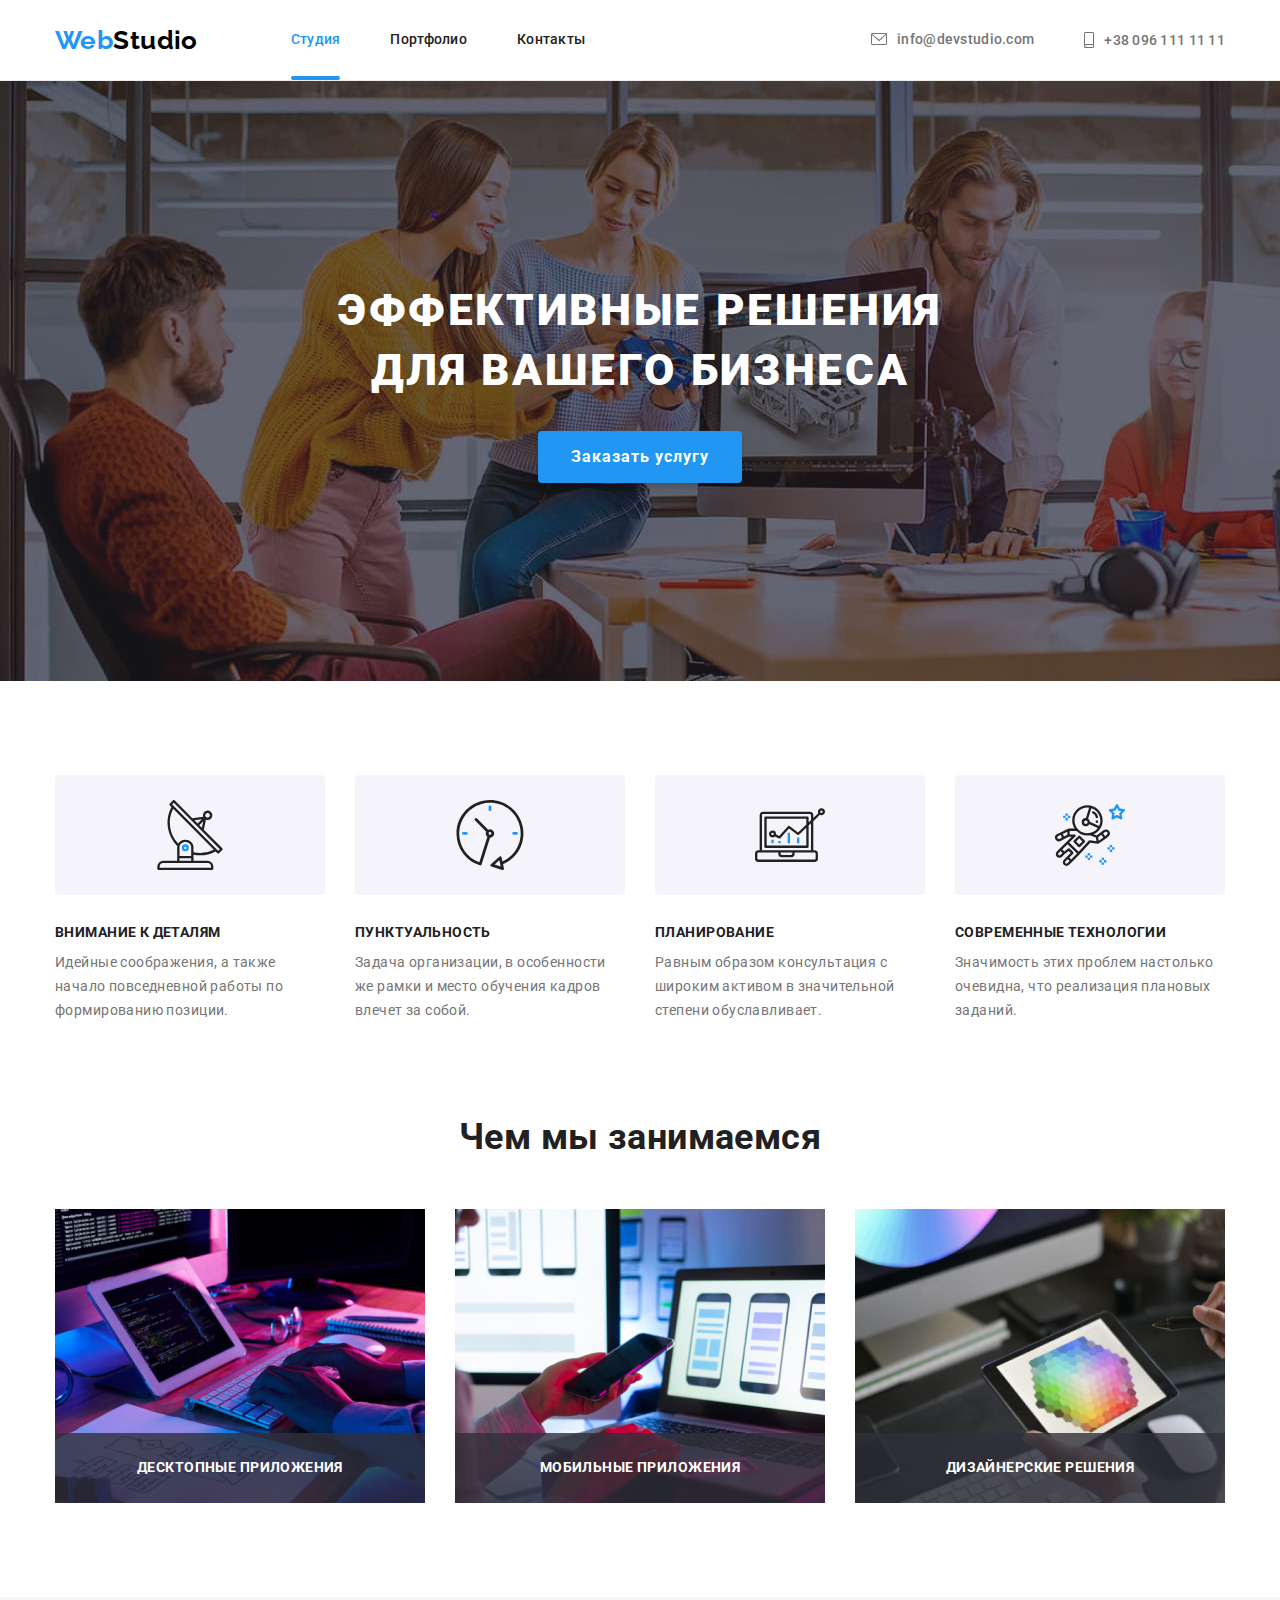
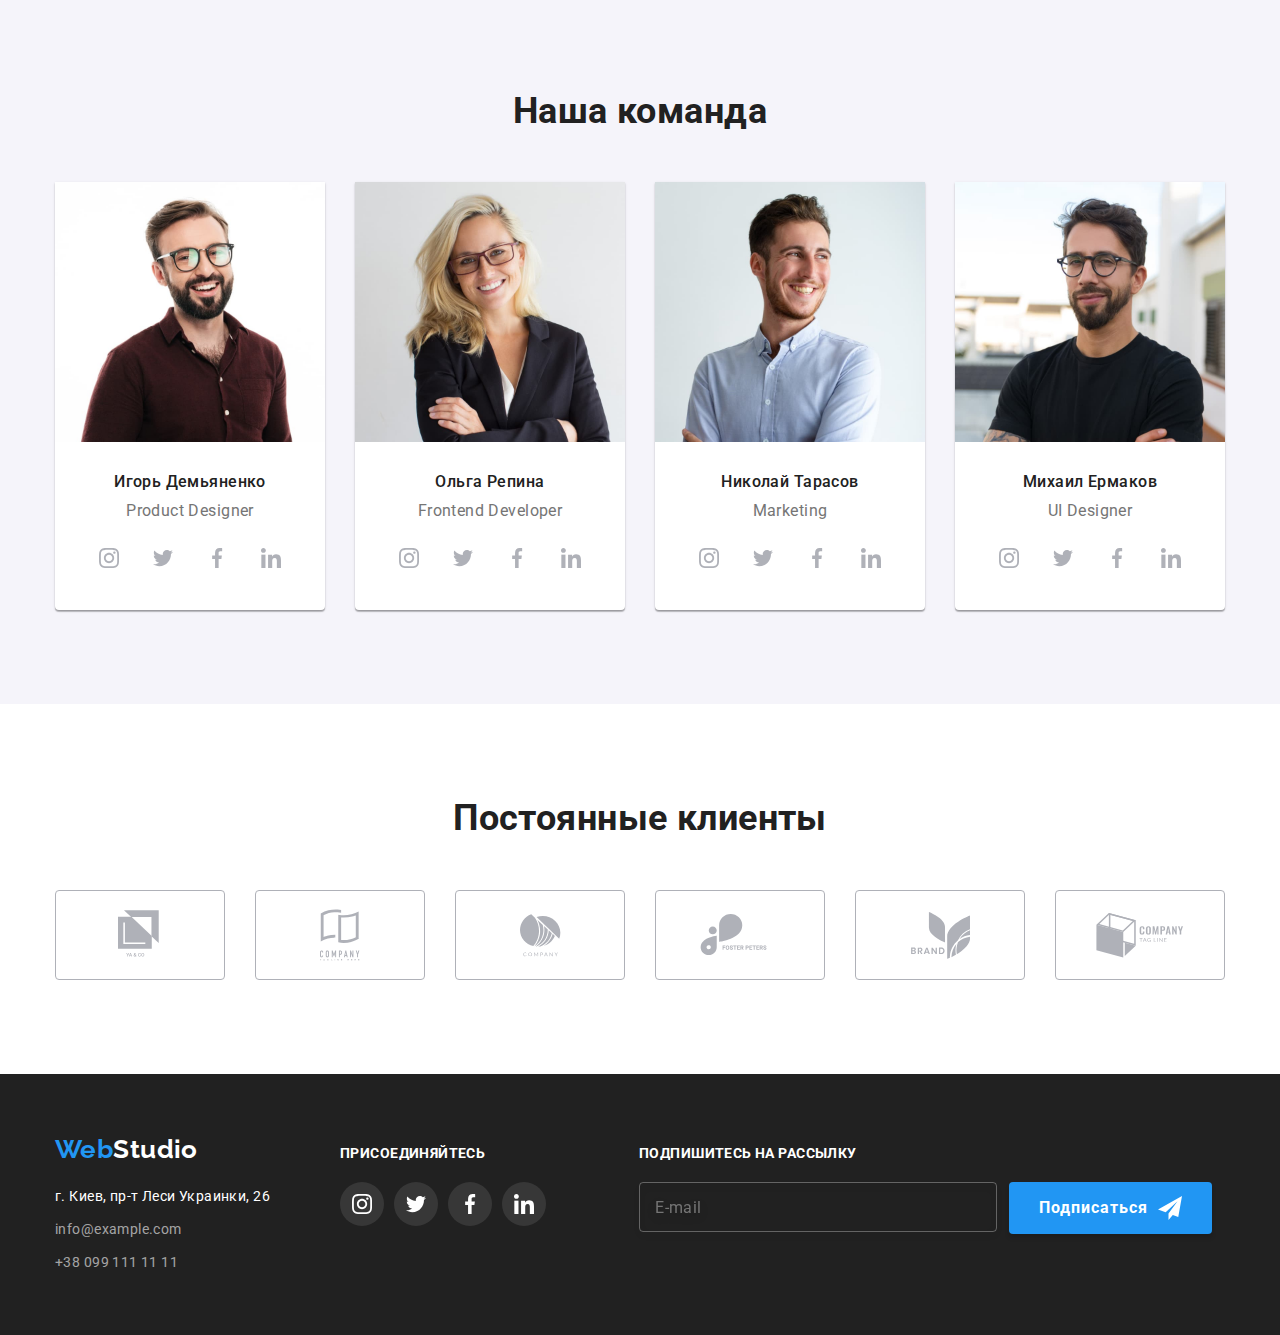
<file: index.html>
<!DOCTYPE html>
<html lang="ru">
  <head>
    <meta charset="UTF-8" />
    <meta name="viewport" content="width=device-width, initial-scale=1.0" />
    <link rel="preconnect" href="https://fonts.gstatic.com" />
    <link
      href="https://fonts.googleapis.com/css2?family=Raleway:wght@700&family=Roboto:wght@400;500;700;900&display=swap"
      rel="stylesheet"
    />
    <link
      rel="stylesheet"
      href="https://cdnjs.cloudflare.com/ajax/libs/modern-normalize/1.0.0/modern-normalize.css"
    />
    <link rel="stylesheet" href="./css/style.css" />
    <link rel="stylesheet" href="./css/svg.css">
    <title>Web Studio</title>
  </head>
  <body>
    <!-- navigation and contact information -->
    <header class="page-header">
      <div class="container">
        <nav class="navigation">
          <a
            class="logo link-reset"
            href="./index.html"
            aria-label="логотип компании WebStudio"
            lang="en"
            ><span class="web">Web</span>Studio</a
          >
          <ul class="pages-list list-reset">
            <li class="item">
              <a class="link link-reset current-page" href="./index.html">
                Студия
              </a>
            </li>
            <li class="item">
              <a
                class="link link-reset"
                href="./pages/portfolio.html"
                target="_blank"
                >Портфолио</a
              >
            </li class="item">
            <li><a class="link link-reset" href="">Контакты</a></li>
          </ul>
        </nav>
        <ul class="contacts-list list-reset">
          <li class="item">
            <a class="link link-reset"
              href="mailto:info@devstudio.com"
              lang="en">
              <svg class="icon mail-icon">
                <use href="./images/svg/icons-sprite.svg#icon-envelope">
              </svg>
              <span>info@devstudio.com</span>
            </a>
          </li>
          <li class="item">
            <a class="link link-reset" href="tel:+380961111111">
              <svg class="icon phone-icon">
                <use href="./images/svg/icons-sprite.svg#icon-smartphone"/>
              </svg>
              <span>+38 096 111 11 11</span>
            </a>
          </li>
        </ul>
      </div>
    </header>
    <!-- general content -->
    <main>
      <!-- hero -->
      <section class="hero">
        <div class="container">
          <h1>Эффективные решения для вашего бизнеса</h1>
          <button
            class="btn button-order button-cursor"
            type="button"
            name="service-order"
            data-modal-open
          >
            Заказать услугу
          </button>
        </div>
      </section>
      <!-- features -->
      <section class="features-section">
        <div class="container">
          <h2 class="visually-hidden">Особенности</h2>
          <ul class="features-list list-reset">
            <li class="item icon-antenna">
              <h3 class="feature-heading">Внимание к деталям</h3>
              <p class="feature-description">
                Идейные соображения, а также начало повседневной работы по
                формированию позиции.
              </p>
            </li>
            <li class="item icon-clock">
              <h3 class="feature-heading">Пунктуальность</h3>
              <p class="feature-description">
                Задача организации, в особенности же рамки и место обучения кадров
                влечет за собой.
              </p>
            </li>
            <li class="item icon-diagram">
              <h3 class="feature-heading">Планирование</h3>
              <p class="feature-description">
                Равным образом консультация с широким активом в значительной
                степени обуславливает.
              </p>
            </li>
            <li class="item icon-astronaut">
              <h3 class="feature-heading">Современные технологии</h3>
              <p class="feature-description">
                Значимость этих проблем настолько очевидна, что реализация
                плановых заданий.
              </p>
            </li>
          </ul>
        </div>
      </section>
      <!-- what do we do -->
      <section class="directions-section">
        <div class="container">
          <h2 class="directions-heading">Чем мы занимаемся</h2>
          <ul class="directions-list list-reset">
            <li class="item">
              <img
                src="./images/features/optimized/box01-o.jpg"
                alt="алгоритмы"
                width="370"
                height="294"
              />
              <h3 class="overlay">Десктопные приложения</h3>
            </li>
            <li class="item">
              <img
                src="./images/features/optimized/box02-o.jpg"
                alt="оптимизация"
                width="370"
                height="294"
              />
              <h3 class="overlay">Мобильные приложения</h3>
            </li>
            <li class="item">
              <img
                src="./images/features/optimized/box03-o.jpg"
                alt="дизайн"
                width="370"
                height="294"
              />
              <h3 class="overlay">Дизайнерские решения</h3>
            </li>
          </ul>
        </div>
      </section>
      <!-- our team -->
      <section class="team">
        <div class="container">
          <h2 class="team-heading">Наша команда</h2>
          <ul class="teammates-list list-reset">
            <li class="item">
              <div class="card-description">
                <h3 class="teammate-name">Игорь Демьяненко</h3>
                <p class="teammate-position" lang="en">Product Designer</p>
                <ul class="list-reset social-networks">
                  <li class="item">
                    <a href="" class="link-reset social-link">
                    <svg class="icon-social-network">
                      <use href="./images/svg/icons-sprite.svg#icon-instagram"></use>
                    </svg>
                  </a>
                  </li>
                  <li class="item">
                    <a href="" class="link-reset social-link">
                      <svg class="icon-social-network">
                        <use href="./images/svg/icons-sprite.svg#icon-twitter"></use>
                      </svg>
                    </a>
                  </li>
                  <li class="item">
                    <a href="" class="link-reset social-link">
                      <svg class="icon-social-network">
                        <use href="./images/svg/icons-sprite.svg#icon-facebook"></use>
                      </svg>
                    </a>
                  </li>
                  <li class="item">
                    <a href="" class="link-reset social-link">
                      <svg class="icon-social-network">
                        <use href="./images/svg/icons-sprite.svg#icon-linkedin"></use>
                      </svg>
                    </a>
                  </li>
                </ul>
              </div>
              <img
                src="./images/teammates/optimized/01-o.jpg"
                alt="сотрудник компании WebStudio в сфере дизайна продукта"
                width="270"
                height="260"
              />
            </li>
            <li class="item">
              <div class="card-description">
                <h3 class="teammate-name">Ольга Репина</h3>
                <p class="teammate-position" lang="en">Frontend Developer</p>
                <ul class="list-reset social-networks">
                  <li class="item">
                    <a href="" class="link-reset social-link">
                    <svg class="icon-social-network">
                      <use href="./images/svg/icons-sprite.svg#icon-instagram"></use>
                    </svg>
                  </a>
                  </li>
                  <li class="item">
                    <a href="" class="link-reset social-link">
                      <svg class="icon-social-network">
                        <use href="./images/svg/icons-sprite.svg#icon-twitter"></use>
                      </svg>
                    </a>
                  </li>
                  <li class="item">
                    <a href="" class="link-reset social-link">
                      <svg class="icon-social-network">
                        <use href="./images/svg/icons-sprite.svg#icon-facebook"></use>
                      </svg>
                    </a>
                  </li>
                  <li class="item">
                    <a href="" class="link-reset social-link">
                      <svg class="icon-social-network">
                        <use href="./images/svg/icons-sprite.svg#icon-linkedin"></use>
                      </svg>
                    </a>
                  </li>
                </ul>
              </div>
              <img
                src="./images/teammates/optimized/02-o.jpg"
                alt="сотрудник компании WebStudio в сфере разработки"
                width="270"
                height="260"
              />
            </li>
            <li class="item">
              <div class="card-description">
                <h3 class="teammate-name">Николай Тарасов</h3>
                <p class="teammate-position" lang="en">Marketing</p>
                <ul class="list-reset social-networks">
                  <li class="item">
                    <a href="" class="link-reset social-link">
                    <svg class="icon-social-network">
                      <use href="./images/svg/icons-sprite.svg#icon-instagram"></use>
                    </svg>
                  </a>
                  </li>
                  <li class="item">
                    <a href="" class="link-reset social-link">
                      <svg class="icon-social-network">
                        <use href="./images/svg/icons-sprite.svg#icon-twitter"></use>
                      </svg>
                    </a>
                  </li>
                  <li class="item">
                    <a href="" class="link-reset social-link">
                      <svg class="icon-social-network">
                        <use href="./images/svg/icons-sprite.svg#icon-facebook"></use>
                      </svg>
                    </a>
                  </li>
                  <li class="item">
                    <a href="" class="link-reset social-link">
                      <svg class="icon-social-network">
                        <use href="./images/svg/icons-sprite.svg#icon-linkedin"></use>
                      </svg>
                    </a>
                  </li>
                </ul>
              </div>
              <img
                src="./images/teammates/optimized/03-o.jpg"
                alt="сотрудник компании WebStudio в сфере маркетинга"
                width="270"
                height="260"
              />
            </li>
            <li class="item">
              <div class="card-description">
                <h3 class="teammate-name">Михаил Ермаков</h3>
                <p class="teammate-position" lang="en">UI Designer</p>
                <ul class="list-reset social-networks">
                  <li class="item">
                    <a href="" class="link-reset social-link">
                    <svg class="icon-social-network">
                      <use href="./images/svg/icons-sprite.svg#icon-instagram"></use>
                    </svg>
                  </a>
                  </li>
                  <li class="item">
                    <a href="" class="link-reset social-link">
                      <svg class="icon-social-network">
                        <use href="./images/svg/icons-sprite.svg#icon-twitter"></use>
                      </svg>
                    </a>
                  </li>
                  <li class="item">
                    <a href="" class="link-reset social-link">
                      <svg class="icon-social-network">
                        <use href="./images/svg/icons-sprite.svg#icon-facebook"></use>
                      </svg>
                    </a>
                  </li>
                  <li class="item">
                    <a href="" class="link-reset social-link">
                      <svg class="icon-social-network">
                        <use href="./images/svg/icons-sprite.svg#icon-linkedin"></use>
                      </svg>
                    </a>
                  </li>
                </ul>
              </div>
              <img
                src="./images/teammates/optimized/04-o.jpg"
                alt="сотрудник компании WebStudio в сфере дизайна среды"
                width="270"
                height="260"
              />
            </li>
          </ul>
        </div>



      </section>
      <!-- clients logo -->
      <section class="clients-section">
        <div class="container">
          <h2 class="clients-heading">Постоянные клиенты</h2>
          <ul class="list-reset clients-list">
            <li class="icon-wrapper">
              <a class="link-reset client-icon" href="">
                <svg class="client-logo logo-1">
                  <use href="./images/svg/icons-sprite.svg#icon-logo-1"></use>
                </svg>
              </a>
            </li>
            <li class="icon-wrapper">
              <a class="link-reset client-icon" href="">
                <svg class="client-logo logo-2">
                  <use href="./images/svg/icons-sprite.svg#icon-logo-2"></use>
                </svg>
              </a>
            </li>
            <li class="icon-wrapper">
              <a class="link-reset client-icon" href="">
                <svg class="client-logo logo-3">
                  <use href="./images/svg/icons-sprite.svg#icon-logo-3"></use>
                </svg>
              </a>
            </li>
            <li class="icon-wrapper">
              <a class="link-reset client-icon" href="">
                <svg class="client-logo logo-4">
                  <use href="./images/svg/icons-sprite.svg#icon-logo-4"></use>
                </svg>
              </a>
            </li>
            <li class="icon-wrapper">
              <a class="link-reset client-icon" href="">
                <svg class="client-logo logo-5">
                  <use href="./images/svg/icons-sprite.svg#icon-logo-5"></use>
                </svg>
              </a>
            </li>
            <li class="icon-wrapper">
              <a class="link-reset client-icon " href="">
                <svg class="client-logo logo-6">
                  <use href="./images/svg/icons-sprite.svg#icon-logo-6"></use>
                </svg>
              </a>
            </li>
          </ul>
        </div>
      </section>
    </main>
    <!-- aux information and adress -->
    <footer class="page-footer">
      <div class="container">
        <address class="address">
          <a
            class="logo link-reset"
            href="./index.html"
            aria-label="логотип компании WebStudio"
            lang="en"
            ><span class="web">Web</span>Studio</a
          >
          <p class="postal">г. Киев, пр-т Леси Украинки, 26</p>
          <ul class="contacts-list list-reset">
            <li class="item">
              <a class="email link-reset" href="mailto:info@example.com" lang="en"
                >info@example.com</a
              >
            </li>
            <li class="item">
              <a class="tel link-reset" href="tel:+380991111111"
                >+38 099 111 11 11</a
              >
            </li>
          </ul>
        </address>
        <div class="join-container">
          <h2 class="join-heading">присоединяйтесь</h2>
          <ul class="list-reset social-networks">
            <li class="item">
              <a href="" class="link-reset social-link">
              <svg class="icon-social-network">
                <use href="./images/svg/icons-sprite.svg#icon-instagram"></use>
              </svg>
            </a>
          </li>
            <li class="item">
              <a href="" class="link-reset social-link">
                <svg class="icon-social-network">
                  <use href="./images/svg/icons-sprite.svg#icon-twitter"></use>
                </svg>
            </a>
          </li>
            <li class="item">
              <a href="" class="link-reset social-link">
                <svg class="icon-social-network">
                  <use href="./images/svg/icons-sprite.svg#icon-facebook"></use>
                </svg>
            </a>
          </li>
            <li class="item">
              <a href="" class="link-reset social-link">
                <svg class="icon-social-network">
                  <use href="./images/svg/icons-sprite.svg#icon-linkedin"></use>
                </svg>
            </a>
          </li>
          </ul>  
        </div>
        <div class="subscribe">
          <p class="subscribe__text">Подпишитесь на рассылку</p>
          <form action="" autocomplete="off" class="subscribe__form">
            <input type="email" name="email" placeholder="E-mail" class="subscribe__email">
            <button type="button" class="btn subscribe__button">
              Подписаться
              <svg class="subscribe__icon">
                <use href="./images/svg/icons-sprite.svg#icon-send"></use>
              </svg></button>
          </form>
        </div>
      </div>
    </footer>
    
    <!-- Modal window -->
    <div class="modal-backdrop is-hidden" data-modal>
      <div class="modal-window">
          <button class="close-modal" data-modal-close>
            <svg class="icon-close-x">
                  <use href="./images/svg/icons-sprite.svg#icon-close-x"></use>
            </svg>
          </button>
          
          <form action="" name="order-form" autocomplete="off" class="order-form">
            <p class="order-form__text">Оставьте свои данные, мы вам перезвоним</p>
            
            <label  class="order-form__label">Имя</label>
            <div class="order-form__input-wrapper">
              <input type="text" name="user-name" id="user-name" autofocus
              class="order-form__input">
              <svg class="order-form__input-icon">
                <use href="./images/svg/icons-sprite.svg#icon-person"></use>
              </svg>
            </div>

            <label for="user-tel" class="order-form__label">Телефон</label>
            <div class="order-form__input-wrapper">
            <input type="text" name="user-tel" id="user-tel" class="order-form__input">
             <svg class="order-form__input-icon">
                <use href="./images/svg/icons-sprite.svg#icon-phone"></use>
              </svg>
            </div>
            
            <label for="user-email" class="order-form__label">Почта</label>
            <div class="order-form__input-wrapper">
              <input type="text" name="user-email" id="user-email" class="order-form__input">
              <svg class="order-form__input-icon">
                <use href="./images/svg/icons-sprite.svg#icon-email"></use>
              </svg>
            </div>

            <label for="user-comment" class="order-form__label">Комментарий</label>
            <textarea name="user-comment" id="user-comment"  
              placeholder="Введите текст"
             class="order-form__user-comment"></textarea>

            <label class="order-form__user-policy">
            <input type="checkbox" name="user-policy" class="form-order__is-policy visually-hidden" >
            <span>Соглашаюсь с рассылкой и принимаю</span> <a href="" class="link-reset user-policy__link">Условия договора</a>
            <svg class="form-order__is-policy--unchecked">
              <use href="./images/svg/icons-sprite.svg#icon-unchecked-checkbox"></use>
            </svg> 
            <svg class="form-order__is-policy--checked">
              <use href="./images/svg/icons-sprite.svg#icon-checked-checkbox"></use>
            </svg> 
            </label>
                      
            <button type="submit" class="btn order-form__submit">Отправить</button>
          </form>
      </div>
    </div>
    <script src="./js/modal.js"></script>
  
  </body>
</html>
</file>
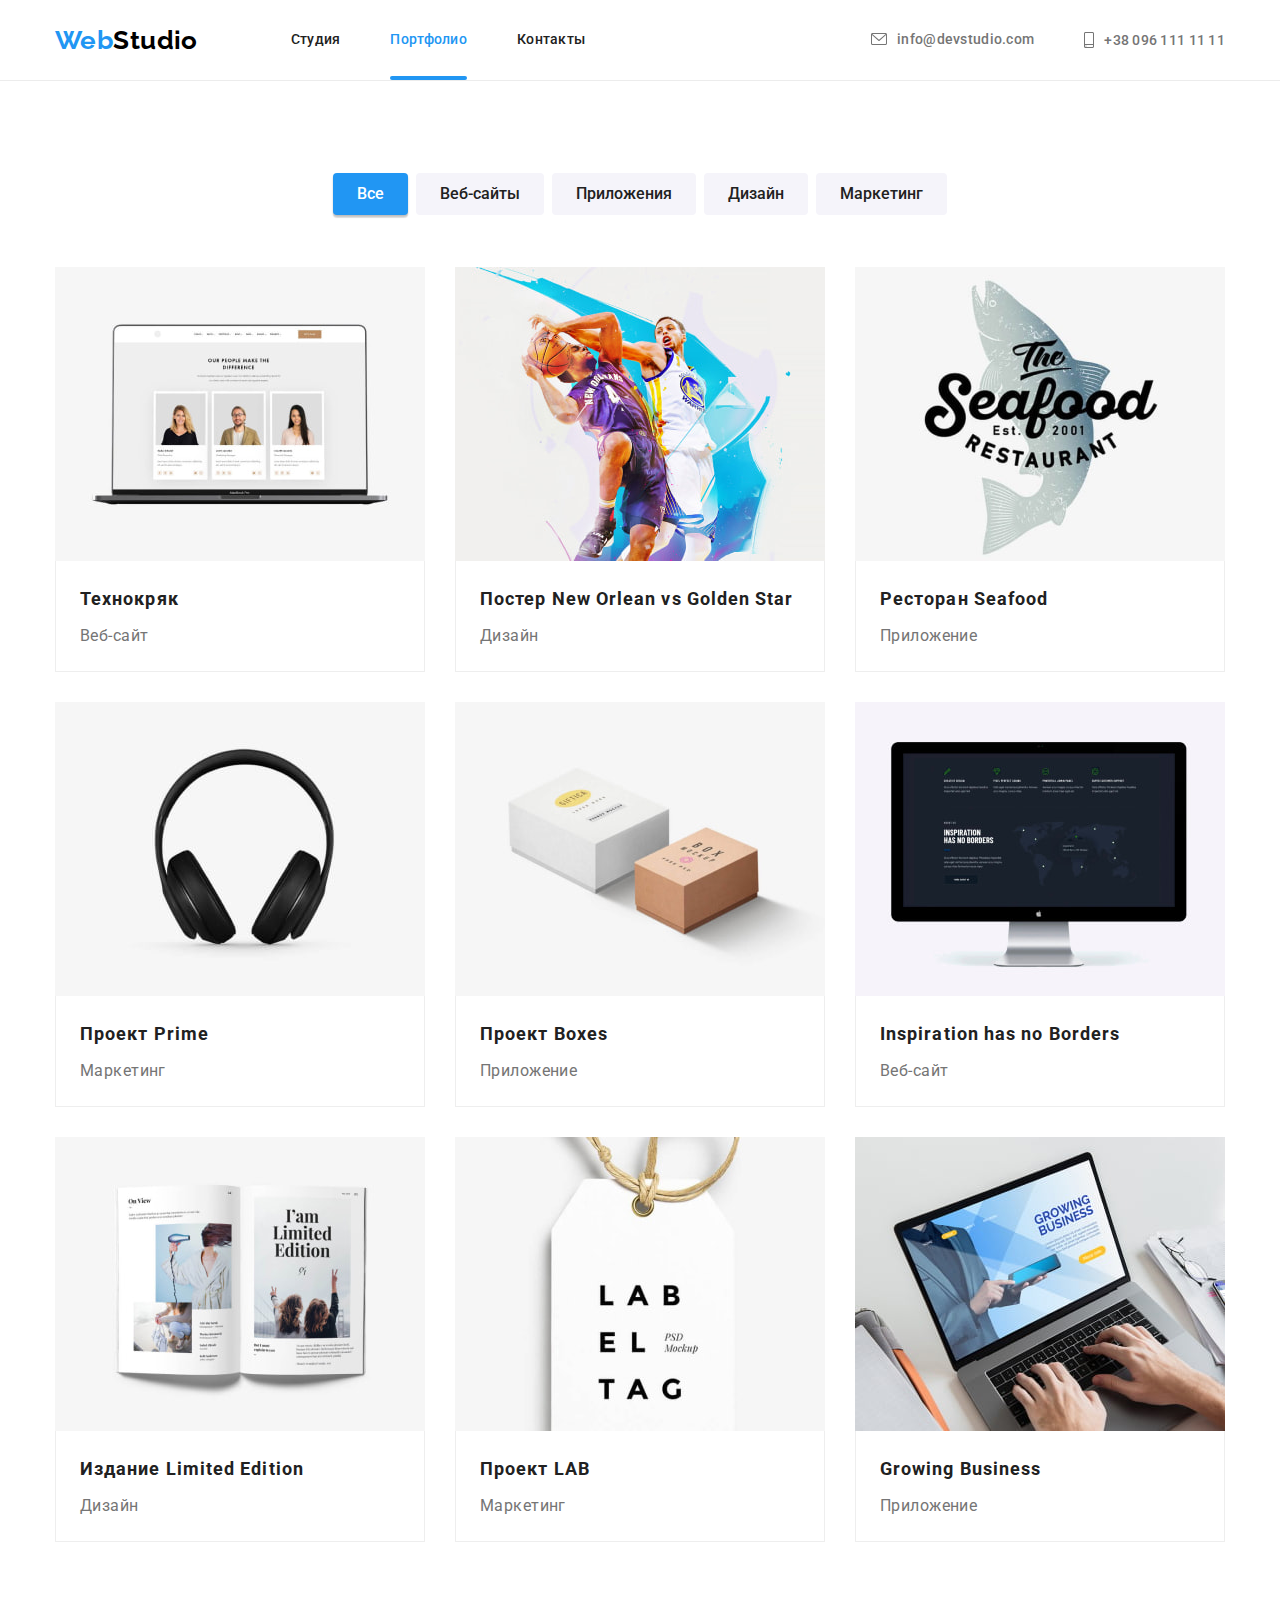
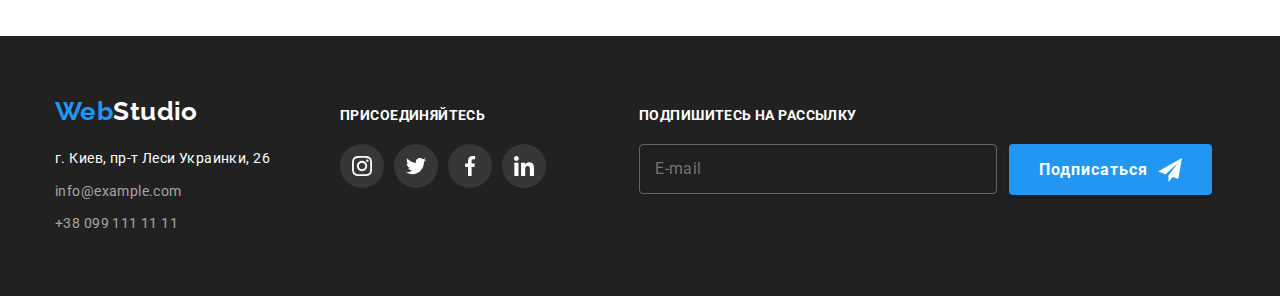
<file: pages/portfolio.html>
<!DOCTYPE html>
<html lang="ru">
  <head>
    <meta charset="UTF-8" />
    <meta name="viewport" content="width=device-width, initial-scale=1.0" />
    <link rel="preconnect" href="https://fonts.gstatic.com" />
    <link
      href="https://fonts.googleapis.com/css2?family=Raleway:wght@700&family=Roboto:wght@400;500;700;900&display=swap"
      rel="stylesheet"
    />
    <link
      rel="stylesheet"
      href="https://cdnjs.cloudflare.com/ajax/libs/modern-normalize/1.0.0/modern-normalize.css"
    />
    <link rel="stylesheet" href="../css/style.css" />
    <link rel="stylesheet" href="../css/svg.css" />
    <title>Web Studio</title>
  </head>
  <body>
    <!-- navigation and contact information -->
    <header class="page-header">
      <div class="container">
        <nav class="navigation">
          <a
            class="logo link-reset"
            href="../index.html"
            aria-label="логотип компании WebStudio"
            lang="en"
            ><span class="web">Web</span>Studio</a
          >
          <ul class="pages-list list-reset">
            <li class="item">
              <a class="link link-reset" href="../index.html">Студия</a>
            </li>
            <li class="item">
              <a
                class="link link-reset current-page"
                href="./portfolio.html"
                target="_blank"
                >Портфолио
                <div class="underline"></div>
                </a>
            </li>
            <li class="item">
              <a class="link link-reset" href="">Контакты</a>
            </li>
          </ul>
        </nav>
        <ul class="contacts-list list-reset">
          <li class="item">
            <a class="link link-reset"
              href="mailto:info@devstudio.com"
              lang="en">
              <svg class="icon mail-icon">
                <use href="../images/svg/icons-sprite.svg#icon-envelope">
              </svg>
              <span>info@devstudio.com</span>
            </a>
          </li>
          <li class="item">
            <a class="link link-reset" href="tel:+380961111111">
              <svg class="icon phone-icon">
                <use href="../images/svg/icons-sprite.svg#icon-smartphone"/>
              </svg>
              <span>+38 096 111 11 11</span>
            </a>
          </li>
        </ul>      </div>
    </header>
    <!-- main portfolio examles and filters container -->
    <main class="main">
      <section class="portfolio">
        <div class="container">
          <h1 class="visually-hidden">Портфолио</h1>
          <!-- filtering will be as radiobuttons -->
          <ul class="filter-list list-reset">
            <li class="item">
              <button
                class="button-filter selected-filter button-cursor"
                type="button"
                name="all"
              >
                Все
              </button>
            </li>
            <li class="item">
              <button
                class="button-filter button-cursor"
                type="button"
                name="sites"
              >
                Веб-сайты
              </button>
            </li>
            <li class="item">
              <button
                class="button-filter button-cursor"
                type="button"
                name="app"
              >
                Приложения
              </button>
            </li>
            <li class="item">
              <button
                class="button-filter button-cursor"
                type="button"
                name="design"
              >
                Дизайн
              </button>
            </li>
            <li class="item">
              <button
                class="button-filter button-cursor"
                type="button"
                name="marketing"
              >
                Маркетинг
              </button>
            </li>
          </ul>
          <!-- filter result -->
          <ul class="filter-result list-reset">
            <li class="card">
              <a class="link-reset link" href="">
                <div class="card-info">
                  <h3 class="card-heading">Технокряк</h3>
                  <p class="card-type">Веб-сайт</p>
                </div>
                <div class="overlay">
                <img
                  class="card-image"
                  src="../images/portfolio/optimized/techcrack-o.jpg"
                  alt="сайт на ноутбуке"
                />
                </div>
              </a>
            </li>
            <li class="card">
              <a class="link-reset link" href="">
                <div class="card-info">
                  <h3 class="card-heading">
                    Постер <span lang="en">New Orlean vs Golden Star</span>
                  </h3>
                  <p class="card-type">Дизайн</p>
                </div>
                <div class="overlay">
                  <img
                  class="card-image"
                  src="../images/portfolio/optimized/basketball-o.jpg"
                  alt="два баскетболистка под кольцом"
                />
              </div>
              </a>
            </li>
            <li class="card">
              <a class="link-reset link" href="">
                <div class="card-info">
                  <h3 class="card-heading">
                    Ресторан <span lang="en">Seafood</span>
                  </h3>
                  <p class="card-type">Приложение</p>
                </div>
                <div class="overlay">
                  <img
                  class="card-image"
                  src="../images/portfolio/optimized/seafood-o.jpg"
                  alt="логотип ресторана "
                />
                </div>
              </a>
            </li>
            <li class="card">
              <a class="link-reset link" href="">
                <div class="card-info">
                  <h3 class="card-heading">
                    Проект <span lang="en">Prime</span>
                  </h3>
                  <p class="card-type">Маркетинг</p>
                </div>
                <div class="overlay">
                  <img
                  class="card-image"
                  src="../images/portfolio/optimized/headphones-o.jpg"
                  alt="наушники на нейтральном фоне"
                />
                </div>
              </a>
            </li>
            <li class="card">
              <a class="link-reset link" href="">
                <div class="card-info">
                  <h3 class="card-heading">
                    Проект <span lang="en">Boxes</span>
                  </h3>
                  <p class="card-type">Приложение</p>
                </div>
                <div class="overlay">
                  <img
                  class="card-image"
                  src="../images/portfolio/optimized/boxes-project-o.jpg"
                  alt="иллюстрация двух коробок на нейтральном фоне"
                />
                </div>
              </a>
            </li>
            <li class="card">
              <a class="link-reset link" href="">
                <div class="card-info">
                  <h3 class="card-heading" lang="en">
                    Inspiration has no Borders
                  </h3>
                  <p class="card-type">Веб-сайт</p>
                </div>
                <div class="overlay">
                  <img
                  class="card-image"
                  src="../images/portfolio/optimized/no-borders-o.jpg"
                  alt="приложение на мониторе"
                />
                </div>
              </a>
            </li>
            <li class="card">
              <a class="link-reset link" href="">
                <div class="card-info">
                  <h3 class="card-heading">
                    Издание <span lang="en">Limited Edition</span>
                  </h3>
                  <p class="card-type">Дизайн</p>
                </div>
                <div class="overlay">
                  <img
                  class="card-image"
                  src="../images/portfolio/optimized/limited-edition-o.jpg"
                  alt="разворот журнала с заглавием ограниченное издание"
                />
                </div>
              </a>
            </li>
            <li class="card">
              <a class="link-reset link" href="">
                <div class="card-info">
                  <h3 class="card-heading">
                    Проект <span lang="en">LAB</span>
                  </h3>
                  <p class="card-type">Маркетинг</p>
                </div>
                <div class="overlay">
                  <img
                  class="card-image"
                  src="../images/portfolio/optimized/label-tag-o.jpg"
                  alt="бирка с логотипом label tag"
                />
                </div>
              </a>
            </li>
            <li class="card">
              <a class="link-reset link" href="">
                <div class="card-info">
                  <h3 class="card-heading" lang="en">Growing Business</h3>
                  <p class="card-type">Приложение</p>
                </div>
                <div class="overlay">
                  <img
                  class="card-image"
                  src="../images/portfolio/optimized/growing-business-o.jpg"
                  alt="печатающие руки за ноутбуком. приложене ростущий бизнесс"
                />
                </div>
              </a>
            </li>
          </ul>
        </div>
      </section>
    </main>
    <!-- aux information and adress -->
    <footer class="page-footer">
      <div class="container">
        <address class="address">
          <a
            class="logo link-reset"
            href="../index.html"
            aria-label="логотип компании WebStudio"
            lang="en"
            ><span class="web">Web</span>Studio</a
          >
          <p class="postal">г. Киев, пр-т Леси Украинки, 26</p>
          <ul class="contacts-list list-reset">
            <li class="item">
              <a
                class="email link-reset"
                href="mailto:info@example.com"
                lang="en"
                >info@example.com</a
              >
            </li>
            <li class="item">
              <a class="tel link-reset" href="tel:+380991111111"
                >+38 099 111 11 11</a
              >
            </li>
          </ul>
        </address>
        <div class="join-container">
          <h2 class="join-heading">присоединяйтесь</h2>
          <ul class="list-reset social-networks">
            <li class="item">
              <a href="" class="link-reset social-link">
                <svg class="icon-social-network">
                  <use
                    href="../images/svg/icons-sprite.svg#icon-instagram"
                  ></use>
                </svg>
              </a>
            </li>
            <li class="item">
              <a href="" class="link-reset social-link">
                <svg class="icon-social-network">
                  <use href="../images/svg/icons-sprite.svg#icon-twitter"></use>
                </svg>
              </a>
            </li>
            <li class="item">
              <a href="" class="link-reset social-link">
                <svg class="icon-social-network">
                  <use
                    href="../images/svg/icons-sprite.svg#icon-facebook"
                  ></use>
                </svg>
              </a>
            </li>
            <li class="item">
              <a href="" class="link-reset social-link">
                <svg class="icon-social-network">
                  <use
                    href="../images/svg/icons-sprite.svg#icon-linkedin"
                  ></use>
                </svg>
              </a>
            </li>
          </ul>
        </div>
        <div class="subscribe">
          <p class="subscribe__text">Подпишитесь на рассылку</p>
          <form action="" autocomplete="off"  class="subscribe__form">
            <input type="email" name="email" placeholder="E-mail" class="subscribe__email">
            <button type="button" class="btn subscribe__button">
              Подписаться
              <svg class="subscribe__icon">
                <use href="../images/svg/icons-sprite.svg#icon-send"></use>
              </svg></button>
          </form>
        </div>
      </div>
    </footer>
  </body>
</html>
</file>
<file: css/style.css>
:root {
  --common-font: Roboto, sans-serif;
  --logo-font: Raleway, sans-serif;

  --main-bg-color: #ffffff;
  --section-bg-color: #f5f4fa;
  --footer-bg-color: #212121;
  --blank-bg-color: #2f303a;
  --border-separator-color: #ececec;
  --interactive-element-color: #2196f3;
  --button-color: #2196f3;
  --current-page-color: #2196f3;
  --button-filter-color: #f5f4fa;

  --logo-font-color: #2196f3;
  --logo-font-black: #000000;
  --logo-font-white: #ffffff;
  --lightondark-text-color: #ffffff;
  --main-heading-color: #212121;
  --nav-color: #212121;
  --main-text-color: #757575;
  --footer-contacts-color: rgba(255, 255, 255, 0.6);
  --card-border-color: #eeeeee;

  --hero-bg-color: #c4c4c4;
  --hero-bg-overlay-color: rgba(47, 48, 58, 0.4);

  --svg-inactive-fill: #afb1b8;
  --svg-active-fill: #2196f3;

  --hero-button-color: #2196f3;
  --hero-button-active-color: #188ce8;
  --hero-button-shadow: 0px 4px 4px rgba(0, 0, 0, 0.15);
  --features-preview-bg-color: #f5f4fa;

  --teammate-social-link-inactive-bg: #ffffff;
  --teammate-social-link-active-bg: #2196f3;
  --teammate-social-link-logo-fill: #afb1b8;
  --teammate-social-link-logo-active: #ffffff;

  --footer-social-link-inactive-bg: rgba(255, 255, 255, 0.1);
  --footer-social-link-active-bg: #2196f3;
  --footer-social-link-fill: #ffffff;

  --filter-button-selected-shadow: 0px 3px 1px rgba(0, 0, 0, 0.1),
    0px 1px 2px rgba(0, 0, 0, 0.08), 0px 2px 2px rgba(0, 0, 0, 0.12);
  --portfolio-card-hover-shadow: 0px 1px 1px rgba(0, 0, 0, 0.12),
    0px 4px 4px rgba(0, 0, 0, 0.06), 1px 4px 6px rgba(0, 0, 0, 0.16);

  --transition-time: 250ms;
  --transition-curve: cubic-bezier(0.4, 0, 0.2, 1);

  --transition-default: 250ms cubic-bezier(0.4, 0, 0.2, 1);
}

.visually-hidden {
  position: absolute;
  clip: rect(0 0 0 0);
  width: 1px;
  height: 1px;
  margin: -1px;
}

/* general adaptation to the design (common properties)*/
body {
  background-color: var(--main-bg-color);
  color: var(--main-text-color);
  font-family: var(--common-font);
  font-weight: 400;
  font-size: 14px;
  line-height: 1.71;
  letter-spacing: 0.03em;
}

.page-footer {
  background-color: var(--footer-bg-color);
}

.current-page {
  color: var(--current-page-color);
}

.list-reset {
  list-style-type: none;
  padding: 0;
  margin: 0;
}

.link-reset {
  text-decoration: none;
}

.link-reset:visited,
.link-reset:active {
  color: inherit;
}

.page-header {
  border-bottom: 1px solid var(--border-separator-color);
}

/* container. centering main content*/
.container {
  width: 1200px;
  padding-left: 15px;
  padding-right: 15px;
  margin-left: auto;
  margin-right: auto;
}

.page-header > .container {
  display: flex;
  align-items: center;
  line-height: 1;
}

/* logotype */
.logo,
.logo:visited {
  font-family: var(--logo-font);
  font-weight: 700;
  font-size: 26px;
  line-height: 1.19;
  letter-spacing: inherit;
  color: var(--logo-font-black);
}

.logo > .web {
  color: var(--logo-font-color);
}
.address > .logo {
  color: var(--logo-font-white);
}

.navigation .logo {
  display: block;
  /* padding-top: 24px;
  padding-bottom: 25px; */
  margin-right: 93px;
}
/* navigation */
.navigation {
  display: flex;
  align-items: center;
}

.navigation .link,
.navigation .link:visited,
.contacts-list .link,
.contacts-list .link:visited {
  font-family: inherit;
  font-weight: 500;
  font-size: 14px;
  line-height: 1.14;
  letter-spacing: 0.02em;
}

.pages-list {
  display: flex;
}

.pages-list .link {
  color: var(--nav-color);
}

.page-header .contacts-list {
  display: flex;
  margin-left: auto;
}

.contacts-list > .item > .link {
  display: flex;
  align-items: center;
  color: var(--main-text-color);
  line-height: inherit;
}

.pages-list .link,
.contacts-list .link {
  display: block;
  padding-top: 32px;
  padding-bottom: 32px;

  transition: color var(--transition-time) var(--transition-curve);
}

.page-header .pages-list > .item:not(:last-child),
.page-header .contacts-list > .item:not(:last-child) {
  margin-right: 50px;
}

.pages-list .link:hover,
.pages-list .link:focus,
.contacts-list .link:hover,
.contacts-list .link:focus {
  color: var(--interactive-element-color);
  outline: transparent;
}

.link.current-page {
  position: relative;
  color: var(--interactive-element-color);
}

.current-page::after {
  content: '';
  display: block;
  width: 100%;
  height: 4px;
  border-radius: 2px;
  background-color: var(--interactive-element-color);
  position: absolute;
  bottom: 0;
}

/* hero section */
.hero {
  height: 600px;
  max-width: 1600px;
  padding-top: 200px;
  padding-bottom: 200px;
  margin-right: auto;
  margin-left: auto;
  text-align: center;
  background-color: var(--hero-bg-color);
  background-image: linear-gradient(
      var(--hero-bg-overlay-color),
      var(--hero-bg-overlay-color)
    ),
    url('../images/hero/optimized/hero-bg-o.jpg');
  background-repeat: no-repeat;
}

.hero h1 {
  width: 696px;
  margin: 0;
  margin-right: auto;
  margin-left: auto;
  margin-bottom: 30px;

  font-weight: 900;
  font-size: 44px;
  line-height: 1.36;
  letter-spacing: 0.06em;
  text-transform: uppercase;
  text-align: center;

  color: var(--lightondark-text-color);
}

.hero .button-order,
.subscribe__button {
  font-weight: 700;
  font-size: 16px;
  line-height: 1.87;
  letter-spacing: 0.06em;
  color: var(--lightondark-text-color);
  background-color: var(--button-color);
  transition: background-color var(--transition-time) var(--transition-curve);
}

.hero .button-order:hover,
.hero .button-order:focus,
.subscribe__button:hover,
.subscribe__button:focus {
  background-color: var(--hero-button-active-color);
}

.btn {
  border: 1px solid transparent;
  border-radius: 4px;
  padding: 10px 32px;
  text-align: center;
  box-shadow: 0px 4px 4px rgba(0, 0, 0, 0.15);
  background-color: var(--interactive-element-color);
}

/* features */
.features-section,
.team,
.clients-section {
  padding-top: 94px;
  padding-bottom: 94px;
}
.features-list {
  display: flex;
}

.features-list > .item {
  max-width: 270px;
}

.features-list > .item:not(:last-child) {
  margin-right: 30px;
}

.features-list > .item::before {
  content: '';
  display: block;
  width: 270px;
  height: 120px;
  margin-bottom: 30px;
  border-radius: 4px;
  background-color: var(--features-preview-bg-color);
  background-repeat: no-repeat;
  background-position: center;
}

.icon-antenna::before {
  background-image: url('../images/svg/optimized/antenna.svg');
}
.icon-clock::before {
  background-image: url('../images/svg/optimized/clock.svg');
}
.icon-diagram::before {
  background-image: url('../images/svg/optimized/diagram.svg');
}
.icon-astronaut::before {
  background-image: url('../images/svg/optimized/astronaut.svg');
}

.feature-heading,
.feature-description {
  margin: 0;
}

.feature-heading {
  margin-bottom: 10px;
}

.features-list .feature-heading {
  font-weight: 700;
  font-size: 14px;
  line-height: 1.14;
  text-transform: uppercase;
  color: var(--main-heading-color);
}

/* what do we do (directions) and team common styles */
.directions-section {
  padding-bottom: 94px;
}

.directions-heading,
.team-heading,
.clients-heading {
  font-weight: 700;
  font-size: 36px;
  line-height: 1.16;
  color: var(--main-heading-color);
}

.directions-heading {
  margin: 0;
  margin-bottom: 50px;
  text-align: center;
}
.directions-list {
  display: flex;
  margin: 0;
  padding: 0;
  font-size: 0;
}

/* check for identical */
.directions-list > .item {
  overflow: hidden;
  position: relative;
}
.directions-list > .item:not(:last-child) {
  margin-right: 30px;
}
/* optimize fonts */
h3.overlay {
  width: 100%;
  margin: 0;
  padding-top: 27px;
  padding-bottom: 27px;
  font-family: Roboto;
  font-style: normal;
  font-weight: bold;
  font-size: 14px;
  line-height: 1.14;
  text-align: center;
  letter-spacing: 0.03em;
  text-transform: uppercase;
  background: rgba(47, 48, 58, 0.8);
  color: #ffffff;
  position: absolute;
  bottom: 0;
}

/* our team */
.team {
  background-color: var(--section-bg-color);
}

.team-heading {
  margin: 0;
  margin-bottom: 50px;
  text-align: center;
}

.teammates-list {
  display: flex;
  font-size: 0;
}

.teammates-list > .item {
  max-width: 270px;
  background: var(--main-bg-color);
  text-align: center;
  display: flex;
  flex-direction: column-reverse;
  box-shadow: 0px 1px 3px rgba(0, 0, 0, 0.12), 0px 1px 1px rgba(0, 0, 0, 0.14),
    0px 2px 1px rgba(0, 0, 0, 0.2);
  border-radius: 0 0 4px 4px;
}

.teammates-list > .item:not(:last-child) {
  margin-right: 30px;
}

.card-description {
  padding-top: 30px;
  padding-bottom: 30px;
}

.teammates-list .teammate-name {
  font-weight: 500;
  font-size: 16px;
  line-height: 1.19;
  color: var(--main-heading-color);
  margin: 0;
  margin-bottom: 10px;
}

.teammates-list .teammate-position {
  font-weight: 400;
  font-size: 16px;
  line-height: 1.19;
  margin: 0;
  margin-bottom: 16px;
}

.card-description > .social-networks {
  width: 206px;
  margin-right: auto;
  margin-left: auto;
}

.card-description .social-link:hover,
.card-description .social-link:focus {
  outline: transparent;
}

/* clients section */
.clients-heading {
  margin-top: 0;
  margin-bottom: 50px;
  text-align: center;
}

.clients-list {
  display: flex;
  color: var(--svg-inactive-fill);
}

.icon-wrapper:not(:last-child) {
  margin-right: 30px;
}

.client-icon {
  display: flex;
  align-items: center;
  width: 170px;
  height: 90px;
  border: 1px solid var(--svg-inactive-fill);
  border-radius: 4px;
  transition: border-color var(--transition-time) var(--transition-curve);
}

.client-icon:hover,
.client-icon:focus {
  border-color: var(--svg-active-fill);
  outline: transparent;
}

.client-icon:hover .client-logo,
.client-icon:focus .client-logo {
  fill: var(--svg-active-fill);
}

.client-logo {
  fill: var(--teammate-social-link-logo-fill);
  align-self: center;
  margin-right: auto;
  margin-left: auto;
  transition: fill var(--transition-time) var(--transition-curve);
}

/* footer address */
.page-footer {
  padding-top: 60px;
  padding-bottom: 60px;
}

.page-footer > .container {
  display: flex;
}

.page-footer address {
  font-style: normal;
  margin-right: 70px;
}

.address > .logo {
  display: block;
  margin-bottom: 20px;
}

.address > .postal {
  color: var(--lightondark-text-color);
  margin: 0;
  margin-bottom: 9px;
}

.address > .contacts-list > .item:not(:last-child) {
  margin-bottom: 9px;
}

.address .tel,
.address .tel:visited,
.address .email,
.address .email:visited {
  color: var(--footer-contacts-color);
}

/* social networks */
.join-container {
  margin-top: 12px;
  margin-right: 93px;
}
.join-heading,
.subscribe__text {
  margin: 0;
  margin-bottom: 20px;
  font-family: Roboto;
  font-weight: 700;
  font-size: 14px;
  line-height: 1.14;
  letter-spacing: 0.03em;
  text-transform: uppercase;
  color: var(--logo-font-white);
}

.social-networks {
  display: flex;
}

.social-networks > .item:not(:last-child) {
  margin-right: 10px;
}

.social-link {
  display: flex;
  align-items: center;
  width: 44px;
  height: 44px;
  border-radius: 50%;
  background-color: var(--footer-social-link-inactive-bg);
  color: var(--footer-social-link-fill);
  transition: background-color var(--transition-time) var(--transition-curve);
}

.social-link:hover,
.social-link:focus {
  background-color: var(--footer-social-link-active-bg);
}

.icon-social-network {
  margin-left: auto;
  margin-right: auto;
}

/* subscribe request*/

.subscribe {
  margin-top: 12px;
}

.subscribe__form {
  display: flex;
}

.subscribe__email {
  width: 358px;
  height: 50px;
  margin-right: 12px;
  padding: 15px;

  font-size: 16px;
  line-height: 1.25;
  letter-spacing: 0.03em;

  color: rgba(255, 255, 255, 0.6);
  border: 1px solid rgba(255, 255, 255, 0.3);
  border-radius: 4px;
  background-color: transparent;

  filter: drop-shadow(0px 4px 4px rgba(0, 0, 0, 0.15));
}

.subscribe__button {
  padding: 10px 29px;
  display: flex;
  align-items: center;
  cursor: pointer;
}

.subscribe__icon {
  width: 24px;
  height: 24px;
  fill: #ffffff;
  margin-left: 10px;
}

/* MODAL WINDOW */
.modal-backdrop {
  position: fixed;
  left: 0px;
  top: 0px;

  width: 100%;
  height: 100vh;
  background: rgba(0, 0, 0, 0.2);
  opacity: 1;
  transition: opacity var(--transition-time) var(--transition-curve);
}

.modal-backdrop.is-hidden {
  opacity: 0;
  pointer-events: none;
}

.modal-window {
  position: absolute;
  left: 50%;
  top: 50%;
  transform: translate(-50%, -50%);

  width: 528px;
  height: 581px;
  padding: 40px;

  background-color: #ffffff;
  box-shadow: 0px 1px 3px rgba(0, 0, 0, 0.12), 0px 1px 1px rgba(0, 0, 0, 0.14),
    0px 2px 1px rgba(0, 0, 0, 0.2);
  border-radius: 4px;
}

.close-modal {
  position: absolute;
  padding: 0;
  right: 8px;
  top: 8px;
  width: 30px;
  height: 30px;
  background: #ffffff;
  border: 1px solid rgba(0, 0, 0, 0.1);
  border-radius: 50%;
  font-size: 0;
  cursor: pointer;
}

.close-modal:hover,
.close-modal:focus {
  fill: var(--interactive-element-color);
}

.order-form {
  display: flex;
  flex-direction: column;
}

.order-form__text {
  margin: 0;
  margin-bottom: 12px;
  font-weight: 700;
  font-size: 20px;
  line-height: 1.15;
  text-align: center;
  letter-spacing: 0.03em;

  color: var(--nav-color);
}

.order-form__label {
  margin-bottom: 4px;
  font-weight: 400;
  font-size: 12px;
  line-height: 1.17;
  letter-spacing: 0.01em;
}

.order-form__input,
.order-form__user-comment {
  margin: 0;
  width: 100%;
  padding: 11px 16px 11px 42px;

  font-weight: 400;
  font-size: 12px;
  line-height: 1.17;
  letter-spacing: 0.01em;

  color: rgba(117, 117, 117, 0.5);
  border: 1px solid rgba(33, 33, 33, 0.2);
  box-sizing: border-box;
  border-radius: 4px;

  cursor: pointer;

  transition: border-color var(--transition-default);
}

.order-form__input {
  height: 40px;
}

.order-form__user-comment {
  resize: none;
  height: 120px;
  margin-bottom: 20px;
  padding: 12px 16px;
}

.order-form__input-wrapper {
  position: relative;
  width: 100%;
  margin-bottom: 10px;
}

.order-form__input-icon {
  position: absolute;
  top: 50%;
  left: 12px;
  width: 18px;
  height: 18px;
  transform: translateY(-50%);
  transition: fill var(--transition-default);
}

.order-form__input:focus,
.order-form__user-comment:focus {
  border-color: var(--interactive-element-color);
  outline: transparent;
}

.order-form__input:focus + .order-form__input-icon {
  fill: var(--interactive-element-color);
}

.order-form__user-policy {
  position: relative;
  margin-bottom: 30px;
  margin-left: 32px;
  cursor: pointer;
}

.form-order__is-policy--unchecked,
.form-order__is-policy--checked {
  position: absolute;
  top: 50%;
  transform: translateY(-50%);
  display: block;
  margin-left: -24px;
  width: 16px;
  height: 15px;
  opacity: 1;
  transition: opacity var(--transition-default);
}

.form-order__is-policy--checked {
  opacity: 0;
}

.form-order__is-policy:checked ~ .form-order__is-policy--unchecked {
  opacity: 0;
}

.form-order__is-policy:checked ~ .form-order__is-policy--checked {
  opacity: 1;
}

.user-policy__link,
.user-policy__link:active,
.user-policy__link:hover,
.user-policy__link:visited {
  text-decoration: underline;
  color: var(--interactive-element-color);
}

.order-form__submit {
  padding: 10px 55px;
  background-color: var(--interactive-element-color);
  color: var(--lightondark-text-color);

  align-self: center;
  font-weight: 700;
  font-size: 16px;
  line-height: 1.87;
  letter-spacing: 0.06em;

  cursor: pointer;
}

.order-form__submit:hover,
.order-form__submit:focus {
  background-color: var(--hero-button-active-color);
}

/* PORTFOLIO page styles */
/* filters  */
.portfolio {
  padding-top: 92px;
  padding-bottom: 94px;
}

.filter-list {
  margin: 0;
  margin-bottom: 52px;
  padding: 0;
  display: flex;
  justify-content: center;
}

.filter-list > .item:not(:last-child) {
  margin-right: 8px;
}

.button-filter {
  padding: 6px 22px;
  border-radius: 4px;
  border-style: solid;
  border-color: transparent;
  transition: background-color var(--transition-time) var(--transition-curve),
    color var(--transition-time) var(--transition-curve),
    box-shadow var(--transition-time) var(--transition-curve);
}

.filter-list .button-filter {
  background-color: var(--button-filter-color);
  font-weight: 500;
  font-size: 16px;
  line-height: 1.62;
  color: var(--nav-color);
}
.button-filter.selected-filter,
.button-cursor:hover,
.button-cursor:focus {
  background-color: var(--interactive-element-color);
  color: var(--lightondark-text-color);
  cursor: pointer;
  box-shadow: 0px 3px 1px rgba(0, 0, 0, 0.1), 0px 1px 2px rgba(0, 0, 0, 0.08),
    0px 2px 2px rgba(0, 0, 0, 0.12);
  outline: transparent;
}

/* cards */

.filter-result {
  margin: -15px;
  padding: 0;
  display: flex;
  flex-wrap: wrap;
}

.card {
  margin: 15px;
  padding: 0;
  font-size: 0;
}

.card > .link {
  display: flex;
  flex-direction: column-reverse;
}

.card > .link:hover,
.card > .link:focus {
  box-shadow: var(--portfolio-card-hover-shadow);
  outline: transparent;
}

.card .link,
.card .link:visited {
  color: inherit;
}

.card-info {
  padding-top: 20px;
  padding-bottom: 20px;
  padding-left: 24px;
  padding-right: 24px;
  border: 1px solid var(--card-border-color);
  border-top: none;
}

.card .card-heading {
  margin: 0;
  margin-bottom: 4px;

  font-weight: 700;
  font-size: 18px;
  line-height: 2;
  letter-spacing: 0.06em;

  color: var(--main-heading-color);
}

.card .card-type {
  margin: 0;
  font-size: 16px;
  line-height: 1.87;
}

div.overlay {
  position: relative;
  overflow: hidden;
}

/* check font optimization */
div.overlay::before {
  content: 'Технокряк это современная площадка распространения коронавируса. Компании используют эту платформу для цифрового шпионажа и атак на защищённые сервера конкурентов.';
  width: 100%;
  height: 100%;
  padding-top: 63px;
  padding-bottom: 63px;
  padding-left: 24px;
  padding-right: 24px;
  font-family: Roboto;
  font-weight: 400;
  font-size: 18px;
  line-height: 1.56;
  letter-spacing: 0.03em;
  text-align: center;
  background-color: rgba(33, 150, 243, 0.9);
  color: #ffffff;
  position: absolute;
  top: 0;
  left: 0;
  transform: translateY(100%);
  transition: transform var(--transition-time) var(--transition-curve);
}

.card:hover div.overlay::before {
  transform: translateY(0);
}
</file>
<file: css/svg.css>
.icon {
  margin-right: 10px;
  fill: currentColor;
}

.mail-icon {
  width: 16px;
  height: 12px;
}

.phone-icon {
  width: 10px;
  height: 16px;
}

.logo-1 {
  width: 45px;
  height: 50px;
}

.logo-2 {
  width: 40px;
  height: 52px;
}

.logo-3 {
  width: 41px;
  height: 43px;
}

.logo-4 {
  width: 80px;
  height: 42px;
}

.logo-5 {
  width: 59px;
  height: 47px;
}

.logo-6 {
  width: 88px;
  height: 45px;
}

.icon-social-network {
  width: 20px;
  height: 20px;
  fill: #ffffff;
}

.card-description .icon-social-network {
  fill: var(--teammate-social-link-logo-fill);
  transition: fill var(--transition-time) var(--transition-curve);
}

.card-description .social-link:hover > .icon-social-network,
.card-description .social-link:focus > .icon-social-network {
  fill: var(--teammate-social-link-logo-active);
}

.icon-close-x {
  display: block;
  margin: auto;
  width: 11px;
  height: 11px;
}
</file>
